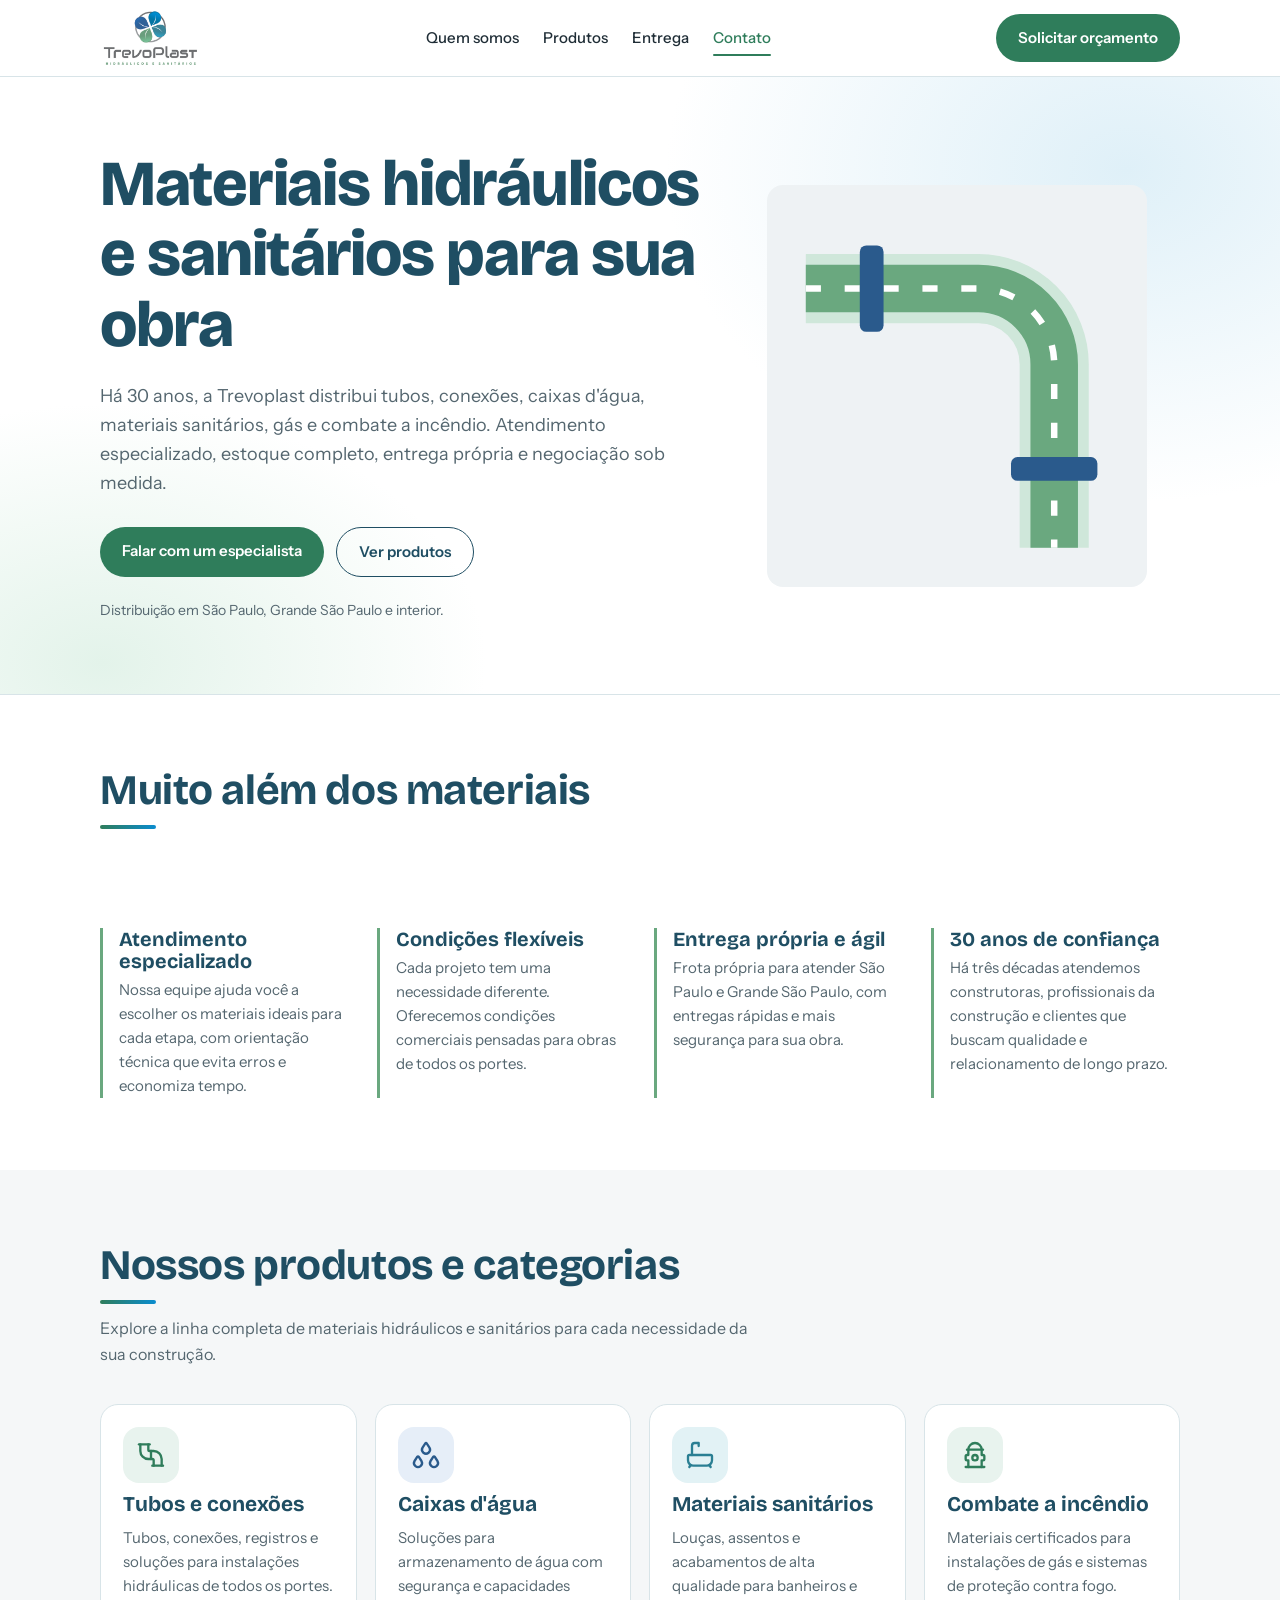
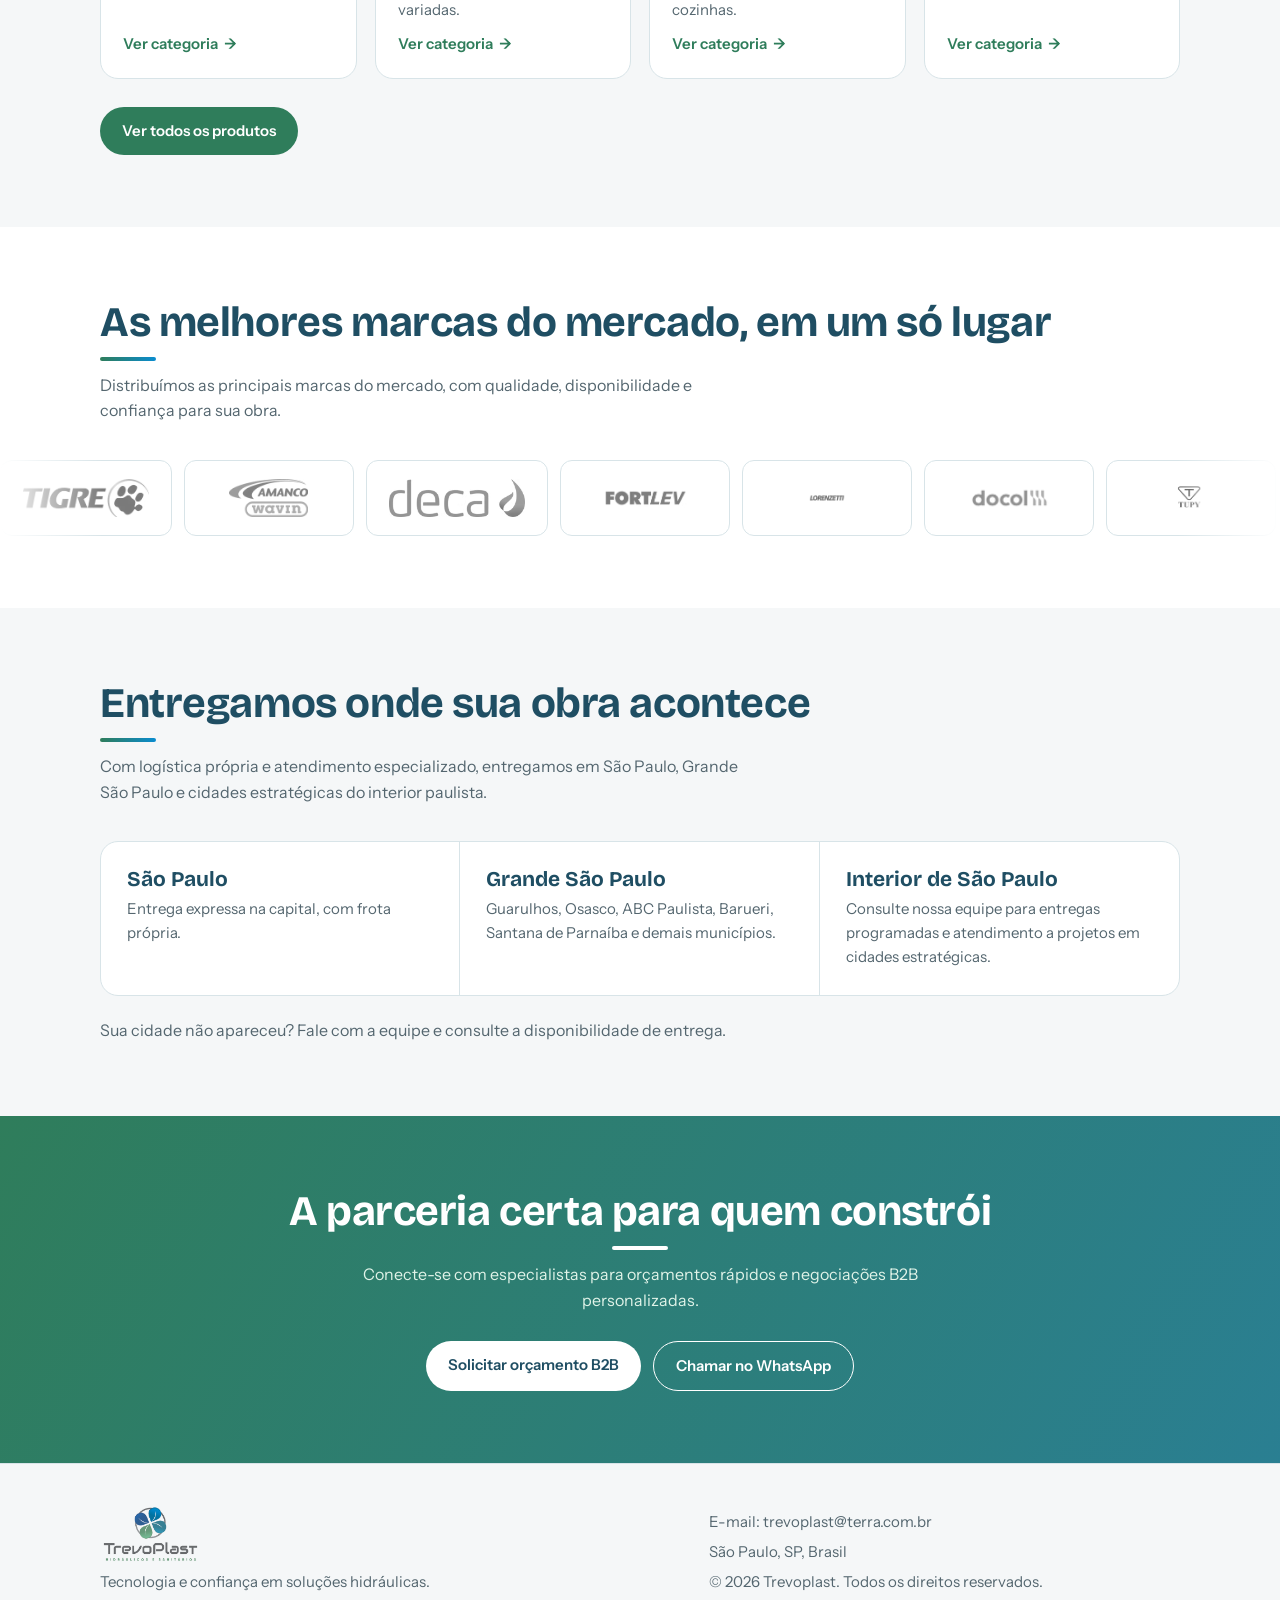
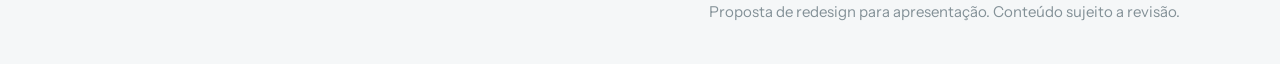
<file: index.html>
<!DOCTYPE html>
<html lang="pt-BR">
<head>
<meta charset="utf-8">
<meta name="description" content="A Trevoplast distribui tubos, conexões, caixas d'água, materiais sanitários, gás e combate a incêndio há 30 anos. Entrega própria em São Paulo e Grande São Paulo.">
<meta name="theme-color" content="#2f7d5b">
<link rel="icon" href="img/favicon.svg" type="image/svg+xml">
<meta name="viewport" content="width=device-width, initial-scale=1, viewport-fit=cover">
<title>Trevoplast | Materiais hidráulicos e sanitários para sua obra</title>
<link rel="preconnect" href="https://fonts.googleapis.com">
<link href="https://fonts.googleapis.com/css2?family=Bricolage+Grotesque:wght@500;700;800&family=Instrument+Sans:wght@400;500;600&display=swap" rel="stylesheet">
<link rel="stylesheet" href="style.css">
<link rel="stylesheet" href="effects.css">
</head>
<body>
<header><div class="w nav">
<a class="logo" href="#topo" aria-label="Trevoplast"><img class="lg" src="img/logo.png" alt="Trevoplast, hidráulicos e sanitários" height="52"></a>
<nav><a href="#diferenciais">Quem somos</a><a href="#produtos">Produtos</a><a href="#entrega">Entrega</a><a href="#contato">Contato</a></nav>
<a class="btn" href="#contato">Solicitar orçamento</a>
<details class="menu"><summary aria-label="Abrir menu"><span></span></summary><div class="menu-list"><a href="#diferenciais">Quem somos</a><a href="#produtos">Produtos</a><a href="#entrega">Entrega</a><a href="#contato">Contato</a></div></details>
</div></header>

<main id="topo">
<div class="hero"><div class="w">
<div>
<h1>Materiais hidráulicos e sanitários para sua obra</h1>
<p>Há 30 anos, a Trevoplast distribui tubos, conexões, caixas d'água, materiais sanitários, gás e combate a incêndio. Atendimento especializado, estoque completo, entrega própria e negociação sob medida.</p>
<div class="cta-row"><a class="btn" href="#contato">Falar com um especialista</a><a class="btn alt" href="produtos.html">Ver produtos</a></div>
<small>Distribuição em São Paulo, Grande São Paulo e interior.</small>
</div>
<svg class="pipe" viewBox="0 0 300 320" role="img" aria-label="Ilustração de tubulação com conexão em curva">
<path d="M10 70 H170 a70 70 0 0 1 70 70 V310" fill="none" stroke="#cfe7da" stroke-width="64"/>
<path d="M10 70 H170 a70 70 0 0 1 70 70 V310" fill="none" stroke="#6aa87f" stroke-width="44"/>
<path d="M10 70 H170 a70 70 0 0 1 70 70 V310" fill="none" stroke="#ffffff" stroke-width="6" class="flow"/>
<rect x="60" y="30" width="22" height="80" rx="6" fill="#2a5a8c"/><rect x="200" y="226" width="80" height="22" rx="6" fill="#2a5a8c"/>
</svg>
</div></div>

<section id="diferenciais"><div class="w">
<h2>Muito além dos materiais</h2>
<p class="lead">Quem constrói precisa de resposta rápida e de quem entenda da obra. É isso que a Trevoplast entrega.</p>
<div class="dif">
<div><h3>Atendimento especializado</h3><p>Nossa equipe ajuda você a escolher os materiais ideais para cada etapa, com orientação técnica que evita erros e economiza tempo.</p></div>
<div><h3>Condições flexíveis</h3><p>Cada projeto tem uma necessidade diferente. Oferecemos condições comerciais pensadas para obras de todos os portes.</p></div>
<div><h3>Entrega própria e ágil</h3><p>Frota própria para atender São Paulo e Grande São Paulo, com entregas rápidas e mais segurança para sua obra.</p></div>
<div><h3>30 anos de confiança</h3><p>Há três décadas atendemos construtoras, profissionais da construção e clientes que buscam qualidade e relacionamento de longo prazo.</p></div>
</div></div></section>

<section id="produtos" class="alt-bg"><div class="w">
<h2>Nossos produtos e categorias</h2>
<p class="lead">Explore a linha completa de materiais hidráulicos e sanitários para cada necessidade da sua construção.</p>
<div class="cats">
<a class="cat" href="produtos.html?cat=tubos"><div class="ico"><svg viewBox="0 0 24 24" aria-hidden="true">
  
  <path d="M3 4h8" />
  <path d="M4 4v5a6 6 0 0 0 6 6h3a1 1 0 0 1 1 1v4" />
  <path d="M10 4v4a1 1 0 0 0 1 1h3a6 6 0 0 1 6 6v5" />
  <path d="M13 20h8" />
  <path d="M12 9v6" />
</svg></div><h3>Tubos e conexões</h3><p>Tubos, conexões, registros e soluções para instalações hidráulicas de todos os portes.</p><span>Ver categoria</span></a>
<a class="cat" href="produtos.html?cat=caixas"><div class="ico"><svg viewBox="0 0 24 24" aria-hidden="true">
  
  <path d="M4.072 20.3a2.999 2.999 0 0 0 3.856 0a3.002 3.002 0 0 0 .67 -3.798l-2.095 -3.227a.6 .6 0 0 0 -1.005 0l-2.098 3.227a3.003 3.003 0 0 0 .671 3.798" />
  <path d="M16.072 20.3a2.999 2.999 0 0 0 3.856 0a3.002 3.002 0 0 0 .67 -3.798l-2.095 -3.227a.6 .6 0 0 0 -1.005 0l-2.098 3.227a3.003 3.003 0 0 0 .671 3.798" />
  <path d="M10.072 10.3a2.999 2.999 0 0 0 3.856 0a3.002 3.002 0 0 0 .67 -3.798l-2.095 -3.227a.6 .6 0 0 0 -1.005 0l-2.098 3.227a3.003 3.003 0 0 0 .671 3.798l.001 0" />
</svg></div><h3>Caixas d'água</h3><p>Soluções para armazenamento de água com segurança e capacidades variadas.</p><span>Ver categoria</span></a>
<a class="cat" href="produtos.html?cat=sanitarios"><div class="ico"><svg viewBox="0 0 24 24" aria-hidden="true">
  
  <path d="M4 12h16a1 1 0 0 1 1 1v3a4 4 0 0 1 -4 4h-10a4 4 0 0 1 -4 -4v-3a1 1 0 0 1 1 -1" />
  <path d="M6 12v-7a2 2 0 0 1 2 -2h3v2.25" />
  <path d="M4 21l1 -1.5" />
  <path d="M20 21l-1 -1.5" />
</svg></div><h3>Materiais sanitários</h3><p>Louças, assentos e acabamentos de alta qualidade para banheiros e cozinhas.</p><span>Ver categoria</span></a>
<a class="cat" href="produtos.html?cat=incendio"><div class="ico"><svg viewBox="0 0 24 24" aria-hidden="true">
  
  <path d="M5 21h14" />
  <path d="M17 21v-5h1a1 1 0 0 0 1 -1v-2a1 1 0 0 0 -1 -1h-1v-4a5 5 0 0 0 -10 0v4h-1a1 1 0 0 0 -1 1v2a1 1 0 0 0 1 1h1v5" />
  <path d="M10 14a2 2 0 1 0 4 0a2 2 0 1 0 -4 0" />
  <path d="M6 8h12" />
</svg></div><h3>Combate a incêndio</h3><p>Materiais certificados para instalações de gás e sistemas de proteção contra fogo.</p><span>Ver categoria</span></a>
</div>
<p style="margin-top:28px"><a class="btn" href="produtos.html">Ver todos os produtos</a></p>
</div></section>

<section id="marcas"><div class="w">
<h2>As melhores marcas do mercado, em um só lugar</h2>
<p class="lead">Distribuímos as principais marcas do mercado, com qualidade, disponibilidade e confiança para sua obra.</p>
</div>
<div class="marquee" role="region" aria-label="Marcas que distribuímos"><div class="marquee-inner">
<ul class="set">
<li><img src="img/tigre-logo-2-1.avif" alt="Tigre, tubos e conexões"></li>
<li><img src="img/amanco-wavin-logo-2.avif" alt="Amanco Wavin, sistemas hidráulicos"></li>
<li><img src="img/deca-logo-1.avif" alt="Deca, louças e metais"></li>
<li><img src="img/logo_fortlev_positivo_azul.avif" alt="Fortlev, caixas d'água"></li>
<li><img src="img/lorenzetti-logo-png_seeklogo-519913.avif" alt="Lorenzetti, metais e chuveiros"></li>
<li><img src="img/Docol.avif" alt="Docol, metais sanitários"></li>
<li><img src="img/tupy_samrello-2.avif" alt="Tupy, conexões em ferro fundido"></li>
<li><img src="img/apolo-meta.avif" alt="Apolo, soluções hidráulicas e conexões"></li>
<li><img src="img/Eluma.avif" alt="Eluma, tubos e conexões de cobre"></li>
</ul>
<ul class="set" aria-hidden="true">
<li><img src="img/tigre-logo-2-1.avif" alt=""></li>
<li><img src="img/amanco-wavin-logo-2.avif" alt=""></li>
<li><img src="img/deca-logo-1.avif" alt=""></li>
<li><img src="img/logo_fortlev_positivo_azul.avif" alt=""></li>
<li><img src="img/lorenzetti-logo-png_seeklogo-519913.avif" alt=""></li>
<li><img src="img/Docol.avif" alt=""></li>
<li><img src="img/tupy_samrello-2.avif" alt=""></li>
<li><img src="img/apolo-meta.avif" alt=""></li>
<li><img src="img/Eluma.avif" alt=""></li>
</ul>
</div></div>
</section>

<section id="entrega" class="alt-bg"><div class="w">
<h2>Entregamos onde sua obra acontece</h2>
<p class="lead">Com logística própria e atendimento especializado, entregamos em São Paulo, Grande São Paulo e cidades estratégicas do interior paulista.</p>
<div class="zones">
<div><h3>São Paulo</h3><p>Entrega expressa na capital, com frota própria.</p></div>
<div><h3>Grande São Paulo</h3><p>Guarulhos, Osasco, ABC Paulista, Barueri, Santana de Parnaíba e demais municípios.</p></div>
<div><h3>Interior de São Paulo</h3><p>Consulte nossa equipe para entregas programadas e atendimento a projetos em cidades estratégicas.</p></div>
</div>
<p class="lead" style="margin:22px 0 0">Sua cidade não apareceu? Fale com a equipe e consulte a disponibilidade de entrega.</p>
</div></section>

<section id="contato" class="band"><div class="w">
<h2>A parceria certa para quem constrói</h2>
<p>Conecte-se com especialistas para orçamentos rápidos e negociações B2B personalizadas.</p>
<div class="cta-row"><a class="btn" href="#">Solicitar orçamento B2B</a><a class="btn alt" href="#">Chamar no WhatsApp</a></div>
</div></section>
</main>

<footer><div class="w">
<div><a class="logo" href="#topo"><img class="lg" src="img/logo.png" alt="Trevoplast" height="48"></a>
<p>Tecnologia e confiança em soluções hidráulicas.</p></div>
<div><p>E-mail: trevoplast@terra.com.br</p><p>São Paulo, SP, Brasil</p><p>© 2026 Trevoplast. Todos os direitos reservados.</p><p style="opacity:.7">Proposta de redesign para apresentação. Conteúdo sujeito a revisão.</p></div>
</div></footer>
<script src="script.js" defer></script>
<script src="effects.js" defer></script>
</body>
</html>
</file>
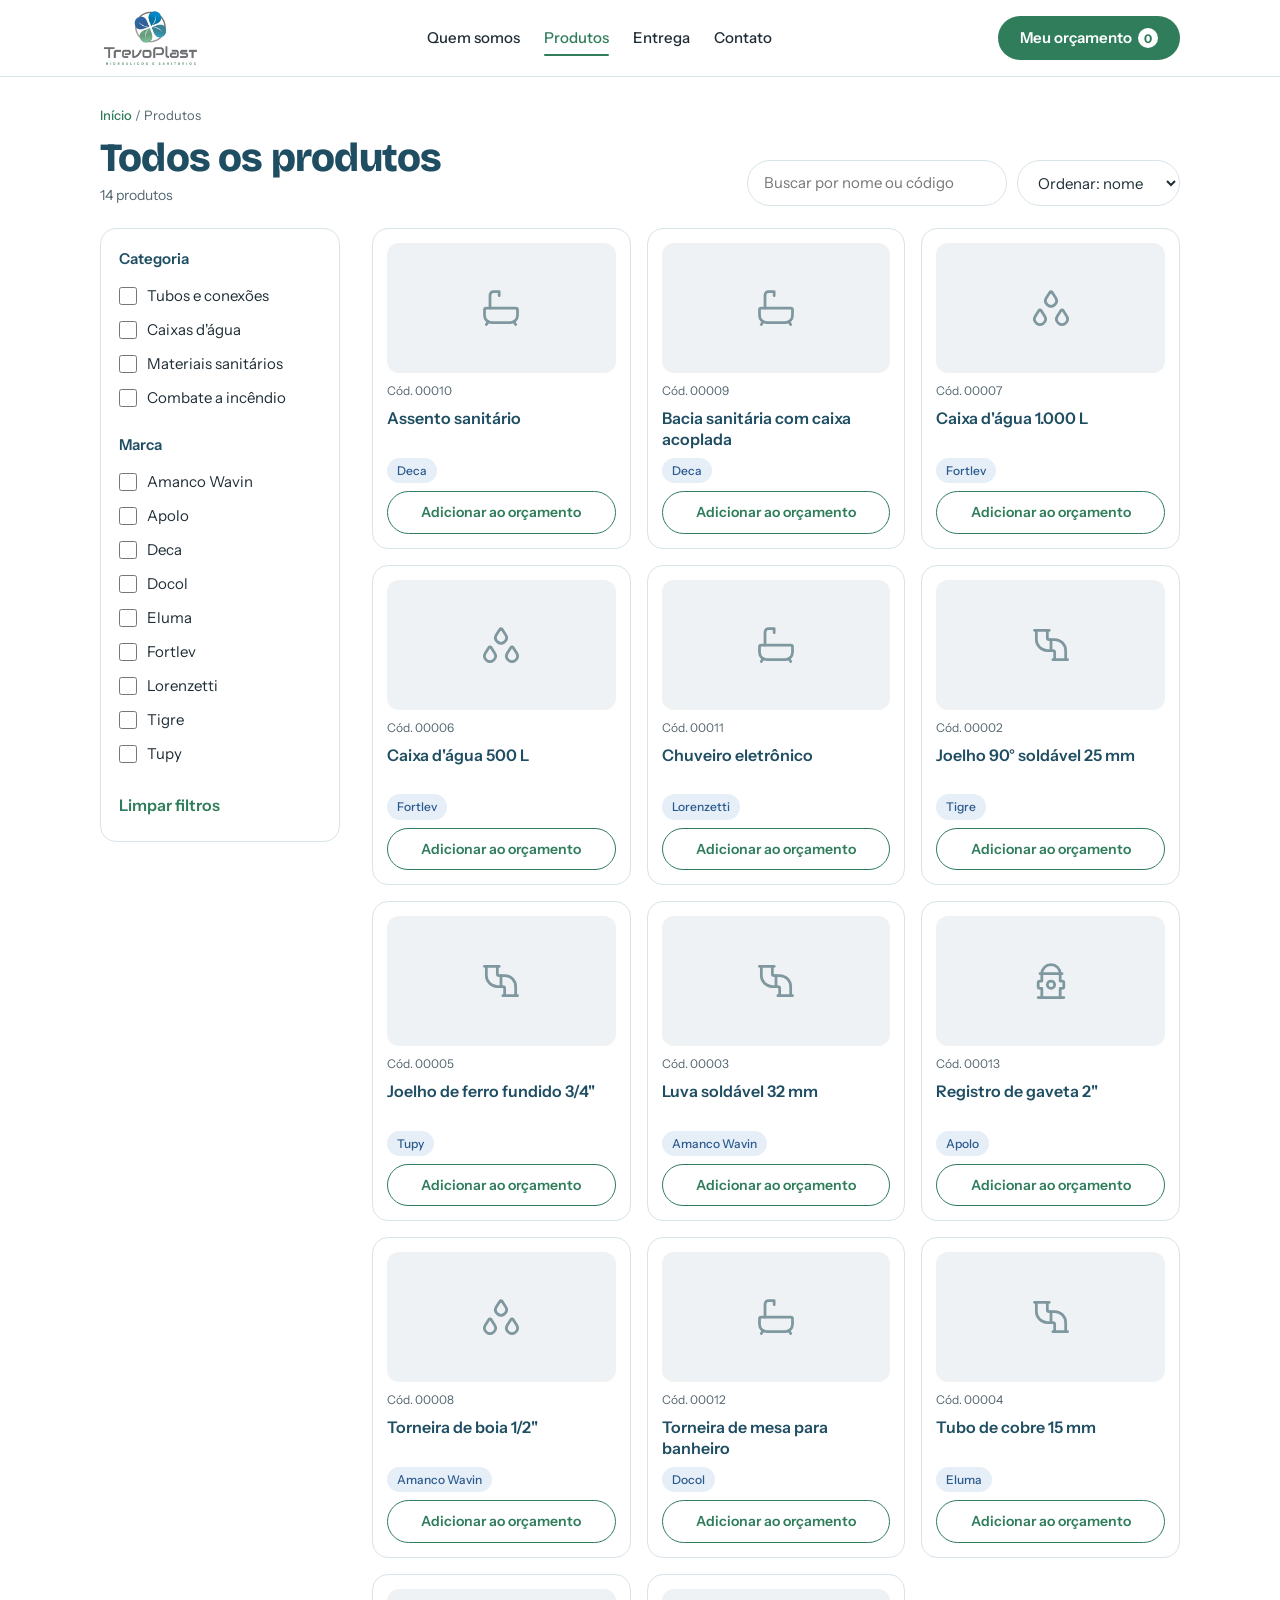
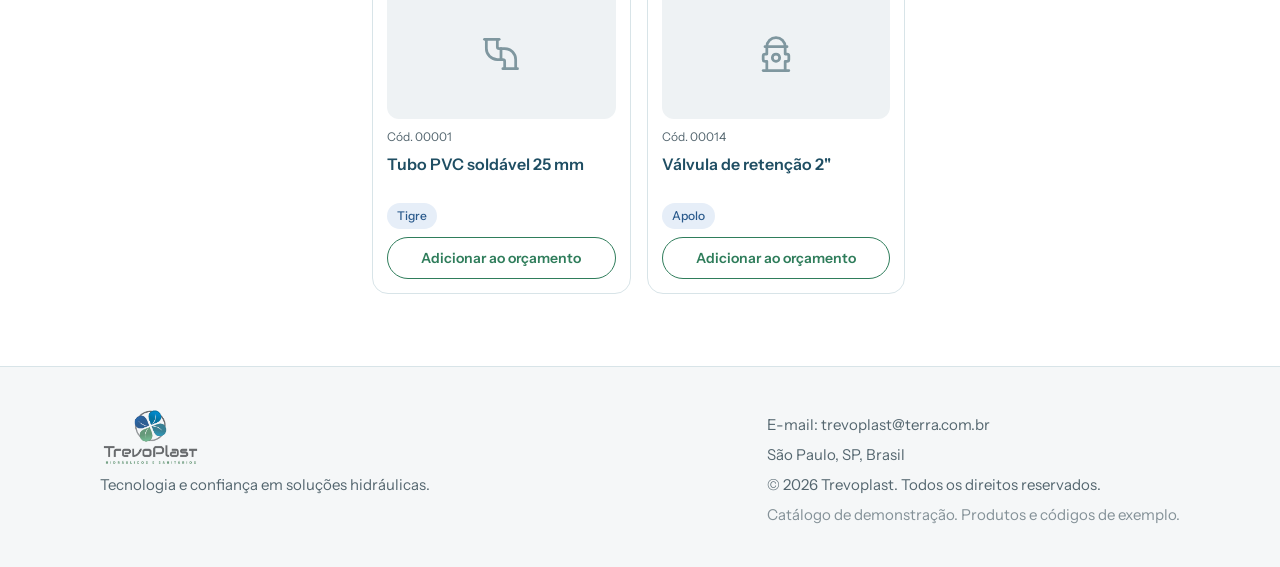
<file: produtos.html>
<!DOCTYPE html>
<html lang="pt-BR">
<head>
<meta charset="utf-8">
<meta name="description" content="Catálogo de produtos da Trevoplast: tubos e conexões, caixas d'água, materiais sanitários e combate a incêndio. Monte sua lista e peça um orçamento.">
<meta name="theme-color" content="#2f7d5b">
<link rel="icon" href="img/favicon.svg" type="image/svg+xml">
<meta name="viewport" content="width=device-width, initial-scale=1, viewport-fit=cover">
<title>Produtos | Trevoplast</title>
<link rel="preconnect" href="https://fonts.googleapis.com">
<link href="https://fonts.googleapis.com/css2?family=Bricolage+Grotesque:wght@500;700;800&family=Instrument+Sans:wght@400;500;600&display=swap" rel="stylesheet">
<link rel="stylesheet" href="style.css">
<link rel="stylesheet" href="effects.css">
<link rel="stylesheet" href="produtos.css">
</head>
<body>
<header><div class="w nav">
<a class="logo" href="index.html" aria-label="Trevoplast, página inicial"><img class="lg" src="img/logo.png" alt="Trevoplast, hidráulicos e sanitários" height="52"></a>
<nav><a href="index.html#diferenciais">Quem somos</a><a href="produtos.html" class="active" aria-current="page">Produtos</a><a href="index.html#entrega">Entrega</a><a href="index.html#contato">Contato</a></nav>
<button class="btn" id="open-q" type="button" aria-haspopup="dialog">Meu orçamento<span class="qb" id="qb">0</span></button>
<details class="menu"><summary aria-label="Abrir menu"><span></span></summary><div class="menu-list"><a href="index.html#diferenciais">Quem somos</a><a href="produtos.html">Produtos</a><a href="index.html#entrega">Entrega</a><a href="index.html#contato">Contato</a></div></details>
</div></header>

<main id="topo">
<section class="pg"><div class="w">
<div class="crumb"><a href="index.html">Início</a> / <span>Produtos</span></div>
<div class="phead">
<div><h1 id="title">Todos os produtos</h1><p class="meta" id="count"></p></div>
<div class="tools">
<input id="q" type="search" placeholder="Buscar por nome ou código" aria-label="Buscar por nome ou código" autocomplete="off">
<select id="ord" aria-label="Ordenar por"><option value="nome">Ordenar: nome</option><option value="marca">Ordenar: marca</option></select>
</div>
</div>
<div class="shop">
<details class="filters" id="filters"><summary>Filtrar produtos</summary>
<div class="fg"><div class="ft">Categoria</div><div id="f-cats"></div></div>
<div class="fg"><div class="ft">Marca</div><div id="f-marcas"></div></div>
<button class="clear" id="clear" type="button">Limpar filtros</button>
</details>
<div>
<div class="pgrid" id="grid"></div>
<div class="empty" id="empty" hidden>Nenhum produto encontrado com esses filtros. <button class="clear" id="clear2" type="button">Limpar filtros</button></div>
</div>
</div>
</div></section>
</main>

<div class="drawer" id="drawer" role="dialog" aria-modal="true" aria-labelledby="dt">
<div class="ov" id="ov"></div>
<aside class="pnl">
<div class="dh"><h2 id="dt">Meu orçamento</h2><button class="x" id="close-q" type="button" aria-label="Fechar">&times;</button></div>
<ul class="dl" id="dl"></ul>
<div class="dv" id="dv">Sua lista está vazia. Adicione produtos para pedir um orçamento.</div>
<div class="df">
<a class="btn" id="send" href="#" aria-disabled="true" target="_blank" rel="noopener">Enviar pedido</a>
<button class="btn alt" id="copy" type="button">Copiar lista</button>
</div>
</aside>
</div>

<footer><div class="w">
<div><a class="logo" href="index.html"><img class="lg" src="img/logo.png" alt="Trevoplast" height="48"></a>
<p>Tecnologia e confiança em soluções hidráulicas.</p></div>
<div><p>E-mail: trevoplast@terra.com.br</p><p>São Paulo, SP, Brasil</p><p>© 2026 Trevoplast. Todos os direitos reservados.</p><p style="opacity:.7">Catálogo de demonstração. Produtos e códigos de exemplo.</p></div>
</div></footer>
<script src="script.js" defer></script>
<script src="effects.js" defer></script>
<script src="produtos-data.js" defer></script>
<script src="produtos.js" defer></script>
</body>
</html>
</file>
<file: style.css>
:root{color-scheme:light;--bg:#ffffff;--bg2:#f5f7f8;--ink:#1f2d36;--mute:#54666f;--g9:#1f4e63;--g7:#2f7d5b;--g5:#6aa87f;--line:#d8e4e8;--card:#fff;--btn:#2f7d5b;--btntx:#fff;--hero:#ffffff;--hero2:#ffffff;--herotx:#1f4e63}
*{box-sizing:border-box;margin:0}
:root{padding-top:env(safe-area-inset-top,0px);padding-bottom:env(safe-area-inset-bottom,0px)}
html{scroll-behavior:smooth;scroll-padding-top:72px}
body{background:var(--bg);color:var(--ink);font:400 16px/1.6 "Instrument Sans",system-ui,sans-serif}
h1,h2,h3{font-family:"Bricolage Grotesque",system-ui,sans-serif;line-height:1.1;color:var(--g9)}
a{color:inherit;text-decoration:none}
.w{max-width:1120px;margin:0 auto;padding:0 20px}
header{position:sticky;top:env(safe-area-inset-top,0px);z-index:5;background:var(--bg);border-bottom:1px solid var(--line)}
.nav{display:flex;align-items:center;justify-content:space-between;height:68px;gap:16px}
.logo{display:flex;align-items:center;gap:10px;font:800 22px "Bricolage Grotesque",sans-serif;color:var(--g9)}
.logo small{display:block;font:500 10px "Instrument Sans",sans-serif;color:var(--mute);letter-spacing:.06em}
nav{display:flex;gap:24px;font-weight:500;font-size:15px}
nav a:hover{color:var(--g7)}
.btn{display:inline-block;background:var(--btn);color:var(--btntx);padding:12px 22px;border-radius:999px;font-weight:600;font-size:15px;border:0;cursor:pointer}
.btn.alt{background:transparent;color:inherit;border:1.5px solid currentColor}
.btn:focus-visible,a:focus-visible{outline:3px solid var(--g5);outline-offset:3px}
.hero{background:var(--hero);color:var(--herotx);overflow:hidden}
.hero .w{display:grid;grid-template-columns:1.15fr .85fr;gap:32px;align-items:center;padding-top:72px;padding-bottom:72px}
.hero h1{color:var(--herotx);font-size:clamp(36px,5.6vw,64px);font-weight:800;letter-spacing:-.02em}
.hero p{margin:22px 0 30px;max-width:52ch;color:#cfe6d8;font-size:18px}
.hero .btn{background:#8fcbe8;color:#06240f}
.hero .btn.alt{background:transparent;color:var(--herotx)}
.cta-row{display:flex;flex-wrap:wrap;gap:12px}
.hero small{display:block;margin-top:22px;color:#9fc4af;font-size:14px}
.pipe{width:100%;max-width:380px;justify-self:center}
section{padding:72px 0}
h2{font-size:clamp(28px,3.6vw,42px);font-weight:700;letter-spacing:-.01em;margin-bottom:12px}
.lead{color:var(--mute);max-width:60ch;margin-bottom:36px}
.alt-bg{background:var(--bg2)}
.dif{display:grid;grid-template-columns:repeat(4,1fr);gap:28px}
.dif div{border-left:3px solid var(--g5);padding-left:16px}
.dif h3{font-size:20px;margin-bottom:6px}
.dif p{color:var(--mute);font-size:15px}
.cats{display:grid;grid-template-columns:repeat(4,1fr);gap:18px}
.cat{background:var(--card);border:1px solid var(--line);border-radius:18px;padding:22px;display:flex;flex-direction:column;gap:10px;transition:border-color .2s}
.cat:hover{border-color:var(--g5)}
.cat svg{width:56px;height:56px}
.cat h3{font-size:21px}
.cat p{color:var(--mute);font-size:15px;flex:1}
.cat span{color:var(--g7);font-weight:600;font-size:15px}
.zones{display:grid;grid-template-columns:repeat(3,1fr);gap:0;border:1px solid var(--line);border-radius:18px;overflow:hidden;background:var(--card)}
.zones div{padding:26px;border-right:1px solid var(--line)}
.zones div:last-child{border:0}
.zones h3{font-size:21px;margin-bottom:6px}
.zones p{color:var(--mute);font-size:15px}
.band{background:var(--g7);color:#fff;text-align:center}
.band h2{color:#fff}
.band p{margin:0 auto 28px;max-width:52ch;color:#e0f3e8}
.band .cta-row{justify-content:center}
.band .btn{background:#fff;color:#2a5a8c}
.band .btn.alt{background:transparent;color:#fff}
footer{background:var(--g9);color:#d4eadc;padding:40px 0;font-size:15px}
footer .w{display:flex;flex-wrap:wrap;gap:24px;justify-content:space-between}
footer .logo{color:#fff}
footer .logo small{color:#a9cdb8}
footer p{margin-top:6px}
@media(max-width:900px){.hero .w{grid-template-columns:1fr;padding-top:48px;padding-bottom:48px}.pipe{max-width:240px}.dif,.cats{grid-template-columns:1fr 1fr}.zones{grid-template-columns:1fr}.zones div{border-right:0;border-bottom:1px solid var(--line)}nav{display:none}}
@media(max-width:520px){.dif,.cats{grid-template-columns:1fr}.nav .btn{padding:10px 16px;font-size:14px}}
@media(prefers-reduced-motion:no-preference){.pipe .flow{stroke-dasharray:14 22;animation:f 1.6s linear infinite}@keyframes f{to{stroke-dashoffset:-36}}}
.lg{display:block;height:52px;width:auto;background:#fff;border-radius:10px;padding:2px 6px}
.hero{background:linear-gradient(135deg,var(--hero),var(--hero2))}
.hero h1{color:var(--g9)}.hero p{color:var(--mute)}.hero small{color:var(--mute)}
.hero .btn{background:var(--btn);color:var(--btntx)}.hero .btn.alt{background:transparent;color:var(--g9)}
.band{background:linear-gradient(135deg,#2f7d5b,#2a7f93)}.band .btn{color:#24566b}.band .btn.alt{color:#fff}
.lg{background:none;padding:0;border-radius:0;mix-blend-mode:multiply}
.hero{background:#fff;border-bottom:1px solid var(--line)}
.hero h1{color:var(--g9)}.hero p{color:var(--mute)}.hero small{color:var(--mute)}
.hero .btn{background:var(--btn);color:#fff}.hero .btn.alt{background:transparent;color:var(--g9);border-color:var(--g9)}
.pipe{background:#eef2f4;border-radius:16px;padding:28px}
.dif{padding:0}.alt-bg{background:#f5f7f8}
.band{background:#2f7d5b}.band .btn{background:#fff;color:#1f4e63}.band .btn.alt{background:transparent;color:#fff;border-color:#fff}
footer{background:#f5f7f8;color:#54666f;border-top:1px solid var(--line)}
footer p,footer .logo{color:#54666f}

.marquee{overflow:hidden;margin-top:8px;-webkit-mask-image:linear-gradient(90deg,transparent,#000 8%,#000 92%,transparent);mask-image:linear-gradient(90deg,transparent,#000 8%,#000 92%,transparent)}
.marquee-inner{display:flex;width:max-content;animation:marcas 40s linear infinite}
.marquee:hover .marquee-inner,.marquee:focus-within .marquee-inner{animation-play-state:paused}
.set{display:flex;gap:12px;padding:0 12px 0 0;margin:0;list-style:none}
.set li{flex:0 0 auto;background:var(--card);border:1px solid var(--line);border-radius:12px;padding:14px 22px;min-width:170px}
.set b{font:700 18px "Bricolage Grotesque",sans-serif;color:var(--g9);display:block}
.set i{font-style:normal;color:var(--mute);font-size:13px}
@keyframes marcas{to{transform:translateX(-50%)}}
@media(prefers-reduced-motion:reduce){.marquee{overflow-x:auto;-webkit-mask-image:none;mask-image:none}.marquee-inner{animation:none}.set[aria-hidden="true"]{display:none}}

img{max-width:100%}
.menu{display:none;position:relative}
.menu summary{list-style:none;cursor:pointer;width:44px;height:44px;display:flex;align-items:center;justify-content:center;border-radius:10px;border:1px solid var(--line)}
.menu summary::-webkit-details-marker{display:none}
.menu summary span,.menu summary span::before,.menu summary span::after{display:block;width:20px;height:2px;background:var(--g9);border-radius:2px;position:relative;content:""}
.menu summary span::before{position:absolute;top:-6px}.menu summary span::after{position:absolute;top:6px}
.menu summary:focus-visible{outline:3px solid var(--g5);outline-offset:2px}
.menu-list{position:absolute;right:0;top:52px;min-width:200px;background:#fff;border:1px solid var(--line);border-radius:12px;padding:8px;display:flex;flex-direction:column}
.menu-list a{padding:12px 14px;border-radius:8px;font-weight:500}
.menu-list a:hover{background:var(--bg2)}
.nav>.btn{white-space:nowrap}
@media(min-width:1700px){.w{max-width:1280px}body{zoom:1.2}}
@media(min-width:2200px){body{zoom:1.5}}
@media(min-width:3000px){body{zoom:2}}
@media(min-width:4200px){body{zoom:3}}
@media(max-width:900px){.menu{display:block}.nav{gap:10px}.nav>.btn{margin-left:auto}section{padding:52px 0}.hero .cta-row .btn{flex:1 1 auto;text-align:center}.band .cta-row .btn{flex:1 1 auto;text-align:center}footer .w{flex-direction:column}.set li{min-width:150px}}
@media(max-width:520px){.w{padding:0 16px}.nav{height:60px}.lg{height:40px}.nav>.btn{padding:9px 12px;font-size:13px}.hero .w{padding-top:32px;padding-bottom:32px}.hero p{font-size:16px}.pipe{max-width:200px;padding:20px}.zones div{padding:20px}.lead{margin-bottom:24px}}
@media(max-width:380px){.nav>.btn{display:none}.menu{margin-left:auto}}

.nav{height:76px}.lg{height:60px}
@media(max-width:900px){.nav{height:68px}.lg{height:50px}}
@media(max-width:520px){.nav{height:62px}.lg{height:44px}}
.set li{display:flex;flex-direction:column;align-items:center;justify-content:center;height:76px}
.set li img{height:38px;width:auto;max-width:150px;object-fit:contain}
</file>
<file: effects.css>
/* Efeitos de entrada e interação. Sem bibliotecas: só CSS + effects.js */

/* Entrada ao rolar (classes aplicadas pelo JS) */
.rv{opacity:0;transform:translateY(26px);transition:opacity .7s cubic-bezier(.2,.7,.2,1),transform .7s cubic-bezier(.2,.7,.2,1);transition-delay:var(--d,0ms)}
.rv.in{opacity:1;transform:none}

/* Hero */
.hero{background:radial-gradient(60% 90% at 88% 15%,#dff0f8 0,transparent 60%),radial-gradient(50% 70% at 8% 95%,#e3f3ea 0,transparent 60%),#fff}
.pipe{animation:pop .9s .25s cubic-bezier(.2,.7,.2,1) both,flutuar 6s 1.2s ease-in-out infinite}
@keyframes pop{from{opacity:0;transform:scale(.9) translateY(16px)}}
@keyframes flutuar{50%{transform:translateY(-10px)}}

/* Cabeçalho: encolhe e ganha sombra ao rolar */
header{transition:box-shadow .3s}
.nav,.lg{transition:height .3s}
header.scrolled{box-shadow:0 6px 24px -14px rgba(31,78,99,.35)}
header.scrolled .nav{height:62px}
header.scrolled .lg{height:46px}

/* Barra de progresso de leitura */
.progress{position:fixed;top:0;left:0;width:100%;height:3px;z-index:20;transform:scaleX(0);transform-origin:0 50%;background:linear-gradient(90deg,#2a5aa0,#2f7d5b,#6aa87f);pointer-events:none}

/* Link ativo do menu (scrollspy) */
nav a{position:relative;padding:4px 0}
nav a::after{content:"";position:absolute;left:0;right:0;bottom:-2px;height:2px;border-radius:2px;background:#2f7d5b;transform:scaleX(0);transform-origin:left;transition:transform .3s}
nav a:hover::after,nav a.active::after{transform:scaleX(1)}
nav a.active{color:#2f7d5b}

/* Títulos com linha que se desenha */
section h2::after{content:"";display:block;width:56px;height:4px;border-radius:4px;margin-top:12px;background:linear-gradient(90deg,#2f7d5b,#0a8ccf);transform:scaleX(0);transform-origin:left;transition:transform .8s .25s cubic-bezier(.2,.7,.2,1)}
section h2.in::after{transform:scaleX(1)}
.band h2::after{margin-inline:auto;background:#fff}

/* Botões */
.btn{transition:transform .2s,box-shadow .2s,background .2s}
.btn:hover{transform:translateY(-2px);box-shadow:0 10px 20px -10px rgba(47,125,91,.7)}
.btn:active{transform:none;box-shadow:none}

/* Cartões de categoria */
.cat{transition:transform .28s,box-shadow .28s,border-color .28s}
.cat:hover{transform:translateY(-6px);box-shadow:0 18px 32px -16px rgba(31,78,99,.35)}
.cat svg{transition:transform .4s cubic-bezier(.3,1.4,.5,1)}
.cat:hover svg{transform:scale(1.14) rotate(-5deg)}
.cat span::after{content:"\2192";display:inline-block;margin-left:.4em;transition:transform .25s}
.cat:hover span::after{transform:translateX(5px)}

/* Diferenciais e regiões */
.dif div{transition:border-color .3s,transform .3s}
.dif div:hover{border-color:#2a5aa0;transform:translateX(4px)}
.zones div{transition:background .3s}
.zones div:hover{background:#f1f8f5}

/* Marcas: cinza que ganha cor ao passar o mouse */
.set li img{filter:grayscale(1);opacity:.7;transition:filter .3s,opacity .3s,transform .3s}
.set li:hover img{filter:none;opacity:1;transform:scale(1.06)}

/* Faixa de contato com degradê em movimento */
.band{background:linear-gradient(120deg,#2f7d5b,#2a7f93,#2f7d5b);background-size:220% 100%;animation:deslizar 14s ease-in-out infinite}
@keyframes deslizar{50%{background-position:100% 0}}

@media (prefers-reduced-motion:reduce){
  .rv{opacity:1;transform:none;transition:none}
  .pipe,.band{animation:none}
  .progress{display:none}
  .btn,.cat,.cat svg,.dif div{transition:none}
}

/* Ícones das categorias: traço fino em um quadrado suave */
.cat{--c:#2f7d5b;--bg:#e8f3ee}
.cat:nth-child(2){--c:#2a5a8c;--bg:#e6eef8}
.cat:nth-child(3){--c:#2a7f93;--bg:#e2f2f5}
.cat .ico{width:56px;height:56px;border-radius:16px;background:var(--bg);color:var(--c);display:grid;place-items:center;transition:background .3s,color .3s}
.cat .ico svg{width:32px;height:32px;fill:none;stroke:currentColor;stroke-width:1.75;stroke-linecap:round;stroke-linejoin:round;transition:transform .3s}
.cat:hover .ico{background:var(--c);color:#fff}
.cat:hover .ico svg{transform:scale(1.08)}
</file>
<file: produtos.css>
/* Página de produtos (usa style.css e effects.css) */
button.btn{font-family:inherit;font-size:15px;font-weight:600}
.qb{display:inline-flex;align-items:center;justify-content:center;min-width:20px;height:20px;padding:0 6px;margin-left:6px;border-radius:999px;background:#fff;color:#2f7d5b;font-size:12px;font-weight:700}
.qb.bump{animation:bump .35s}
@keyframes bump{50%{transform:scale(1.35)}}
section.pg{padding:28px 0 72px}
.crumb{font-size:13px;color:var(--mute);margin-bottom:10px}
.crumb a{color:var(--g7);font-weight:500}
.pg h1{font-size:clamp(28px,4vw,40px);font-weight:800;letter-spacing:-.02em;color:var(--g9)}
.phead{display:flex;flex-wrap:wrap;align-items:flex-end;justify-content:space-between;gap:16px;margin-bottom:22px}
.meta{color:var(--mute);font-size:14px;margin-top:4px}
.tools{display:flex;flex-wrap:wrap;gap:10px}
.tools input,.tools select{font:inherit;font-size:15px;color:var(--ink);background:#fff;border:1px solid var(--line);border-radius:999px;padding:10px 16px;min-height:44px}
.tools input{min-width:260px}
.tools input:focus,.tools select:focus{outline:3px solid var(--g5);outline-offset:2px}
.shop{display:grid;grid-template-columns:240px minmax(0,1fr);gap:32px;align-items:start}
.filters{position:sticky;top:92px;background:#fff;border:1px solid var(--line);border-radius:16px;padding:18px}
.filters summary{display:none;list-style:none;cursor:pointer;font-weight:600;color:var(--g9)}
.filters summary::-webkit-details-marker{display:none}
.fg{margin-bottom:18px}.ft{font-weight:600;color:var(--g9);margin-bottom:8px;font-size:15px}
.fi{display:flex;align-items:center;gap:10px;padding:5px 0;font-size:15px;cursor:pointer}
.fi input{width:18px;height:18px;accent-color:#2f7d5b}
.clear{background:none;border:0;color:var(--g7);font:inherit;font-weight:600;cursor:pointer;padding:4px 0}
.pgrid{display:grid;grid-template-columns:repeat(auto-fill,minmax(210px,1fr));gap:16px}
.pc{background:#fff;border:1px solid var(--line);border-radius:16px;padding:14px;display:flex;flex-direction:column;gap:8px;transition:transform .25s,box-shadow .25s,border-color .25s}
.pc:hover{transform:translateY(-4px);box-shadow:0 16px 30px -18px rgba(31,78,99,.4);border-color:var(--g5)}
.pimg{height:130px;border-radius:12px;background:#eef2f4;display:grid;place-items:center;overflow:hidden;color:#7f979f}
.pimg img{width:100%;height:100%;object-fit:contain}
.pimg svg{width:44px;height:44px;fill:none;stroke:currentColor;stroke-width:1.5;stroke-linecap:round;stroke-linejoin:round}
.pcod{font-size:12px;color:var(--mute)}
.pnm{font-weight:600;color:var(--g9);line-height:1.3;min-height:2.6em}
.pmk{align-self:flex-start;font-size:12px;color:#2a5a8c;background:#e6eef8;border-radius:999px;padding:3px 10px;font-weight:500}
.pact{margin-top:auto}
.padd{width:100%;font:inherit;font-size:14px;font-weight:600;color:#2f7d5b;background:#fff;border:1.5px solid #2f7d5b;border-radius:999px;padding:9px 12px;cursor:pointer;transition:background .2s,color .2s}
.padd:hover,.padd.on{background:#2f7d5b;color:#fff}
.empty{border:1px dashed var(--line);border-radius:16px;padding:40px 20px;text-align:center;color:var(--mute)}
.drawer{position:fixed;inset:0;z-index:40;visibility:hidden;transition:visibility 0s .3s}
.drawer.open{visibility:visible;transition:none}
.ov{position:absolute;inset:0;background:rgba(15,40,35,.45);opacity:0;transition:opacity .3s}
.pnl{position:absolute;top:0;right:0;bottom:0;width:min(440px,100%);background:#fff;display:flex;flex-direction:column;transform:translateX(100%);transition:transform .3s cubic-bezier(.2,.7,.2,1);padding-bottom:env(safe-area-inset-bottom,0)}
.drawer.open .ov{opacity:1}.drawer.open .pnl{transform:none}
.dh{display:flex;align-items:center;justify-content:space-between;padding:18px 20px;border-bottom:1px solid var(--line)}
.dh h2{font-size:22px;margin:0}
.dh h2::after{display:none}
.x{width:44px;height:44px;border-radius:10px;border:1px solid var(--line);background:#fff;font-size:22px;line-height:1;cursor:pointer;color:var(--g9)}
.dl{flex:1;overflow:auto;padding:8px 20px;list-style:none;margin:0}
.dl li{display:grid;grid-template-columns:1fr auto;gap:6px 12px;padding:14px 0;border-bottom:1px solid var(--line)}
.dl .n{font-weight:600;color:var(--g9);line-height:1.3}.dl .s{font-size:13px;color:var(--mute)}
.stp{display:flex;align-items:center;gap:6px}
.stp button{width:32px;height:32px;border-radius:8px;border:1px solid var(--line);background:#fff;font-size:18px;cursor:pointer;color:var(--g9)}
.stp span{min-width:24px;text-align:center;font-weight:600}
.rm{background:none;border:0;color:#a33;font:inherit;font-size:13px;cursor:pointer;padding:0;justify-self:end}
.dv{padding:30px 20px;color:var(--mute);text-align:center}
.df{padding:16px 20px;border-top:1px solid var(--line);display:grid;gap:10px}
.df .btn{text-align:center;display:block}
.df .btn[aria-disabled="true"]{opacity:.45;pointer-events:none}
.df .btn.alt{background:#fff;color:var(--g9);border:1.5px solid var(--g9)}
@media(max-width:900px){
  .shop{grid-template-columns:1fr;gap:16px}
  .filters{position:static}
  .filters summary{display:block}
  .filters[open] summary{margin-bottom:14px}
  .tools{width:100%}.tools input{flex:1 1 200px;min-width:0}
}
@media(prefers-reduced-motion:reduce){.pc,.pnl,.ov{transition:none}.qb.bump{animation:none}}
.pstep{display:flex;align-items:center;justify-content:space-between;gap:6px;border:1.5px solid #2f7d5b;border-radius:999px;padding:3px}
.pstep[hidden],.padd[hidden]{display:none}
.pstep button{width:38px;height:38px;border-radius:50%;border:0;background:#2f7d5b;color:#fff;font-size:20px;line-height:1;cursor:pointer;font-family:inherit}
.pstep button:hover{background:#256649}
.pq{font-size:13px;font-weight:600;color:#2f7d5b}
</file>
